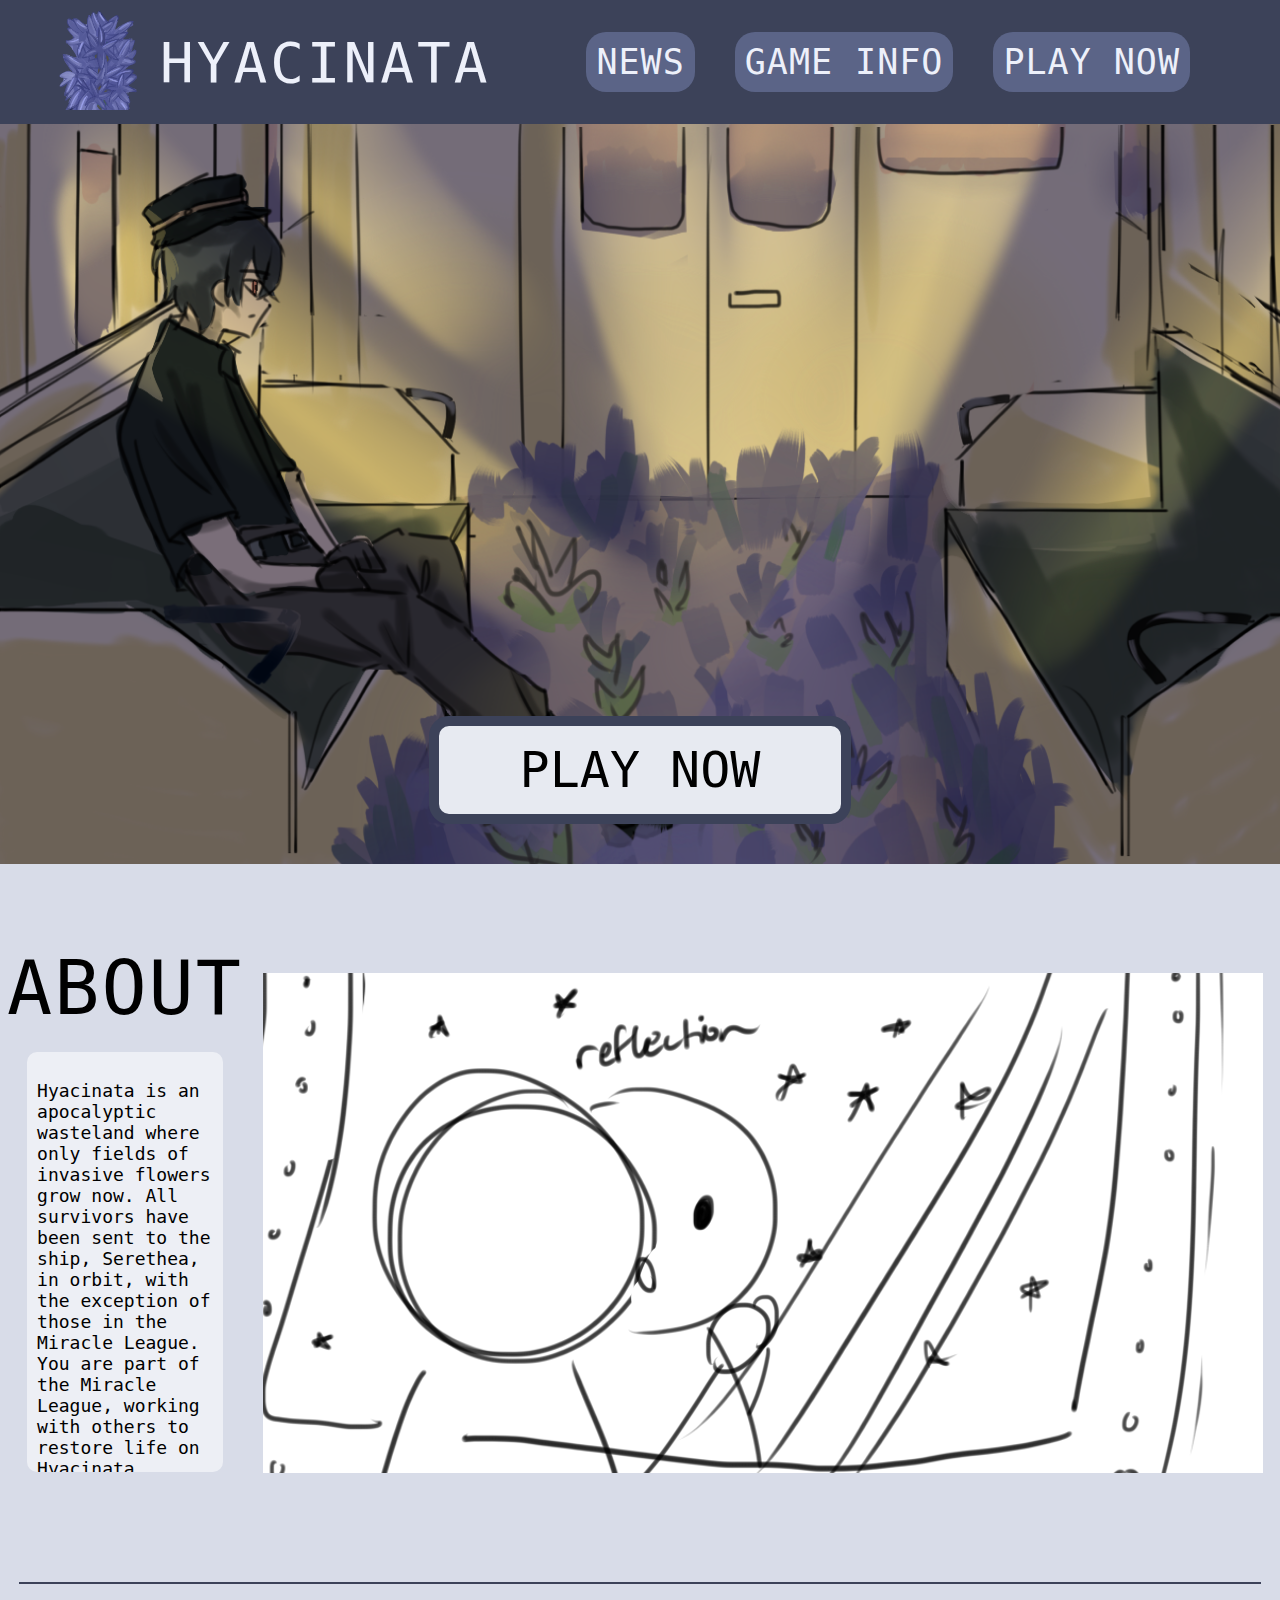
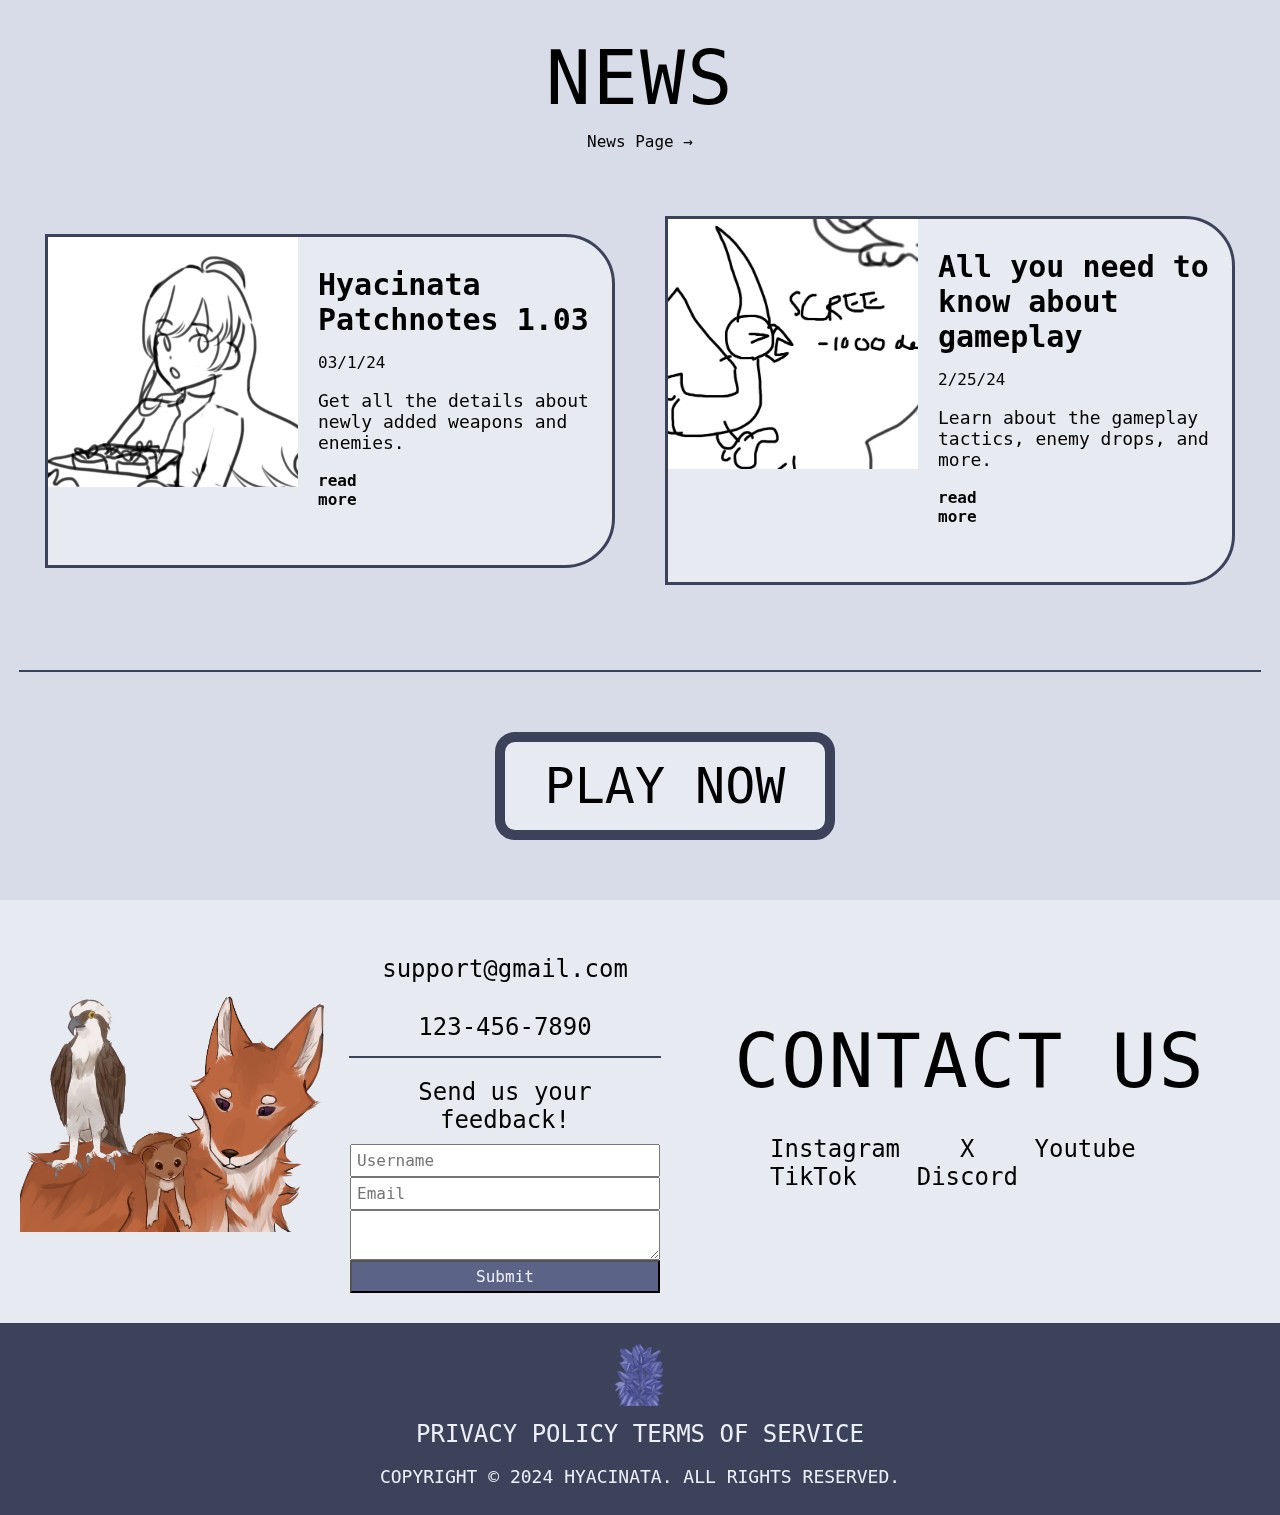
<file: index.html>
<!DOCTYPE html>
<html>
<head>
  <meta charset="UTF-8">
  <meta name="viewport" content="width=device-width, initial-scale=1.0">
  <title>Hyacinata</title>
  <link rel="stylesheet" type =" text/css" href="main.css">
    <link rel="icon" type="image/x-icon" href="favicon_32x32.png">
</head>
<body>


    <header> 
        <a href="index.html" class="nohover"><img src="logo.png" alt="Hyacinata Logo"></a>
        <a href="index.html" class="nohover"><h1>HYACINATA</h1></a>
        <nav>
            <ul>
            <li><a href="news_page.html">News</a></li>
            <li><a href="game_info.html">Game Info</a></li>
            <li><a href="https://drive.google.com/file/d/1zyPs2EvcmGPL6MJzhh61-yc8Jiku1_-C/view?usp=sharing">Play Now</a></li>
            </ul>
        </nav>
    </header>

    <main>

        <section class="homepage">
            <a class="playnow topplaybtn nohover" href="https://drive.google.com/file/d/1zyPs2EvcmGPL6MJzhh61-yc8Jiku1_-C/view?usp=sharing" target="_blank">PLAY NOW</a>
        </section>
            
        
        <section class="about">
            <section>
            <div class="abtheader">
            <h2 class="headers">ABOUT</h2>
            </div>
                <div class="aboutdesc">
                <p>Hyacinata is an apocalyptic wasteland where only fields of invasive flowers grow now. All survivors have been sent to the ship, Serethea, in orbit, with the exception of those in the Miracle League.  You are part of the Miracle League, working with others to restore life on Hyacinata.</p>
                
                <p> The plant-like organisms that have invaded this planet are almost entirely made up of flowers.  They work together to devour the nutrients they need from the soil. However, they leave little to no nutrients for other species. Only small shrubs and fungi manage to live of what is left. Trees are non-existent, having withered away after years of malnourishment. The planet's global flower, Hyacinths, were able to adapt to the lack of nutrients in the soil.  Now, they exist among the many types of nutrient-eating flowers on Hyacinata.</p>
                </div>
            </section>
                <img src="about_img.png" alt="about image" class="about_img" style="margin-right: 30px;">
        </section>
        
        <hr>
        
               
            <div class="newsnav">
            <h2 class="headers">NEWS</h2>
            <div class="newslink">
              <a href="news_page.html">News Page →</a>
            </div> 
            </div>
        <section class="news">
                <article class="newwsss">
                <img src="articleimg1.png" alt="Junshi carrying plants" class="articleimg">
                <section>
                <h3>Hyacinata Patchnotes 1.03</h3>
                <p class="newsdate">03/1/24</p>
                <p>Get all the details about newly added weapons and enemies.</p>
                <p class="readmore"><a href="news_page.html" style="margin-left: 0px;">read more</a></p>
                </section>
            </article>
            
            <article class="newwsss">
                <img src="bigbirdenemy.png" alt="Big Bird enemy yelling" class="articleimg">
                <section>
                <h3>All you need to know about gameplay</h3>
                <p class="newsdate">2/25/24</p>
                <p>Learn about the gameplay tactics, enemy drops, and more.</p>
                <p class="readmore"><a href="news_page.html" style="margin-left: 0px;">read more</a></p>
                </section>
            </article>
        </section>
        <hr>
        
        <section>
            <h2><a class="playnow playbtn nohover" href="https://drive.google.com/file/d/1zyPs2EvcmGPL6MJzhh61-yc8Jiku1_-C/view?usp=sharing" target="_blank">PLAY NOW</a></h2>
        </section>
        
        <section class="contact">
            <img src="contact_art.png" alt="contact animal image" class="contactimg">
            
            <section class="contact1">
                <p class="info"><a href="mailto: support@gmail.com">support@gmail.com</a></p>
                <p class="info">123-456-7890</p>
                <hr style="margin: 0px;">
            
            <form>
                <label for="message">Send us your feedback!</label>
                <input type="text" name="username" placeholder="Username">
                <input type="email" name="email" placeholder="Email">
                <textarea id="message" name="message">
                </textarea>
                <button type="submit">Submit</button>
            </form>
                
            </section>
            <section class="contact2">
                <h2 class="contactus">CONTACT US</h2>
                <ul class="contactli">
                <li><a href="https://www.instagram.com/">Instagram</a></li>
                <li><a href="https://twitter.com/i/flow/signup?lang=en">X</a></li>
                <li><a href="https://www.youtube.com/">Youtube</a></li>
                <li><a href="https://www.tiktok.com/signup">TikTok</a></li>
                <li><a href="https://discord.com/">Discord</a></li>
                </ul>
            </section>
        </section>
        
        
    </main>
    
    <footer>
        <img src="logo.png" alt="Hyacinata logo">
        <article>
            <a class="footer" href="link">Privacy policy</a>
            <a class="footer" href="link">terms of service</a>
        </article>
        <p>Copyright © 2024 Hyacinata.  All rights reserved.</p>
    </footer>

</body>
</html>
</file>
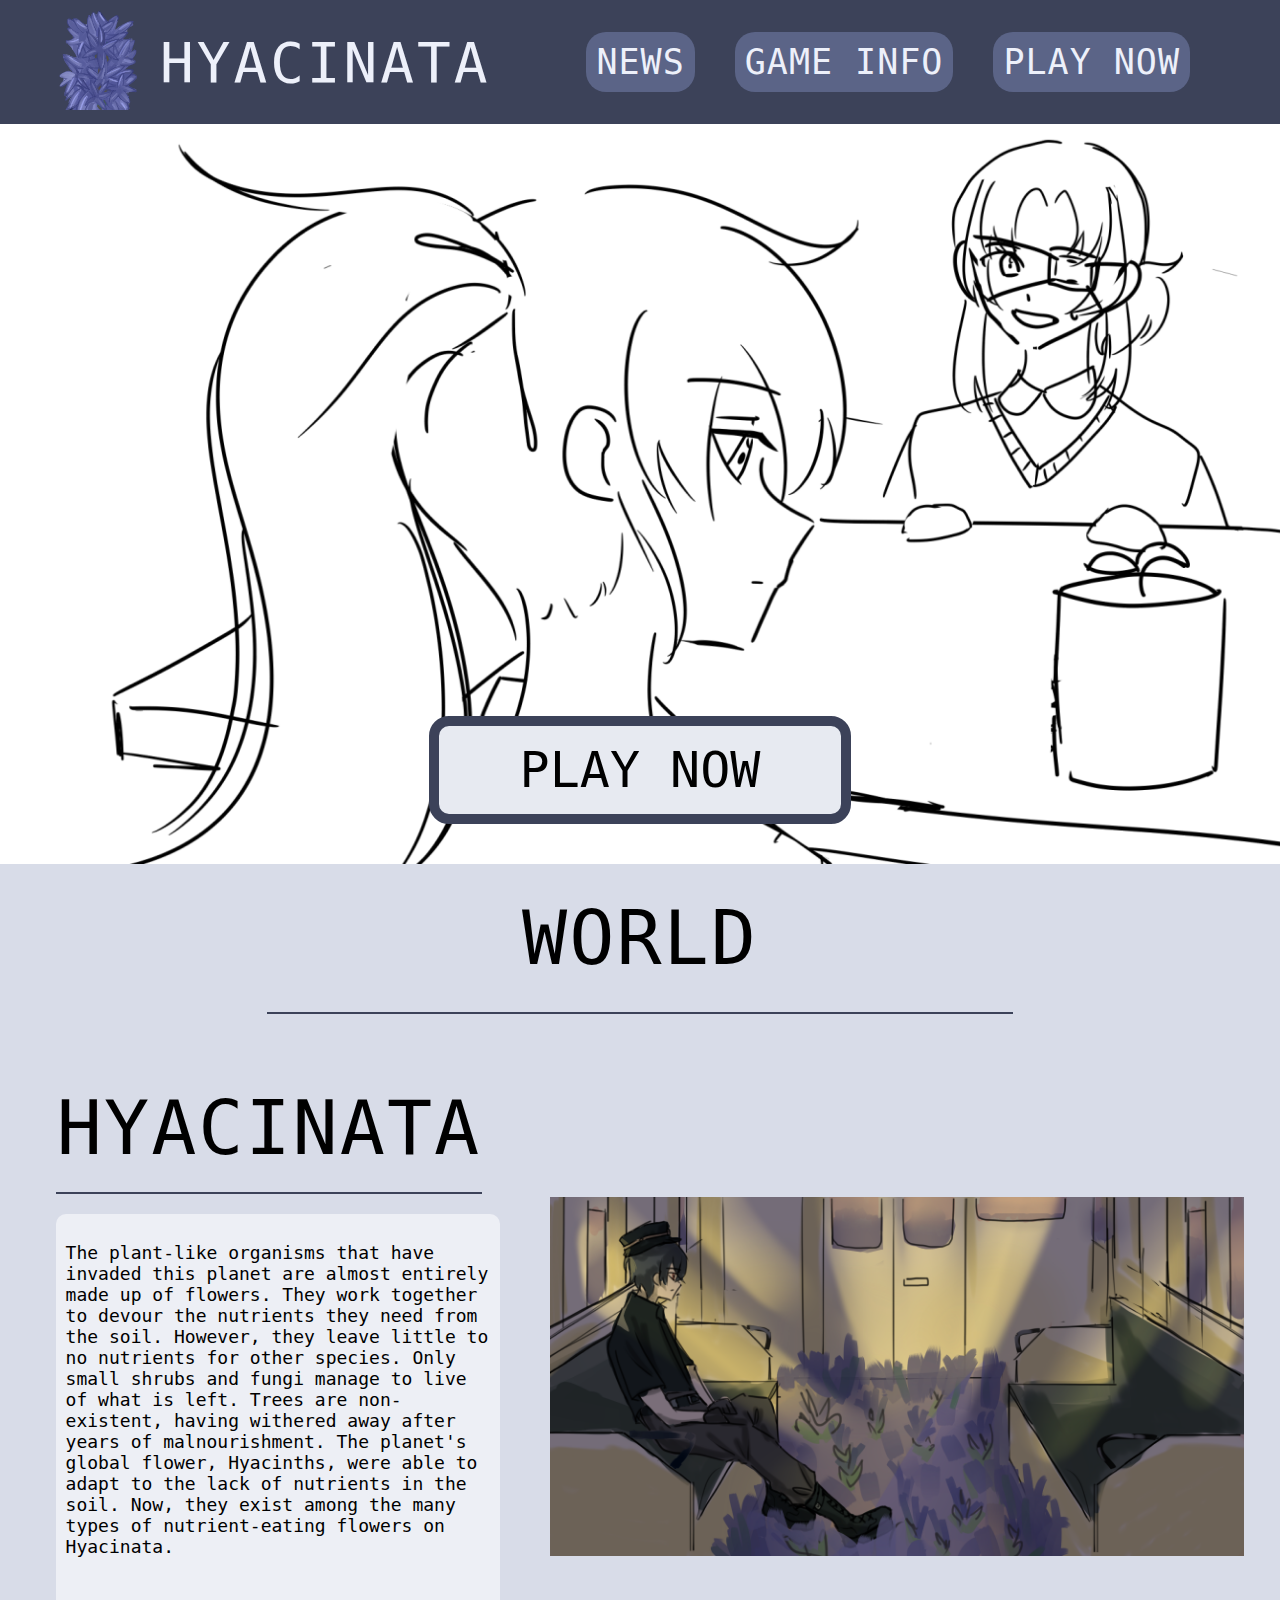
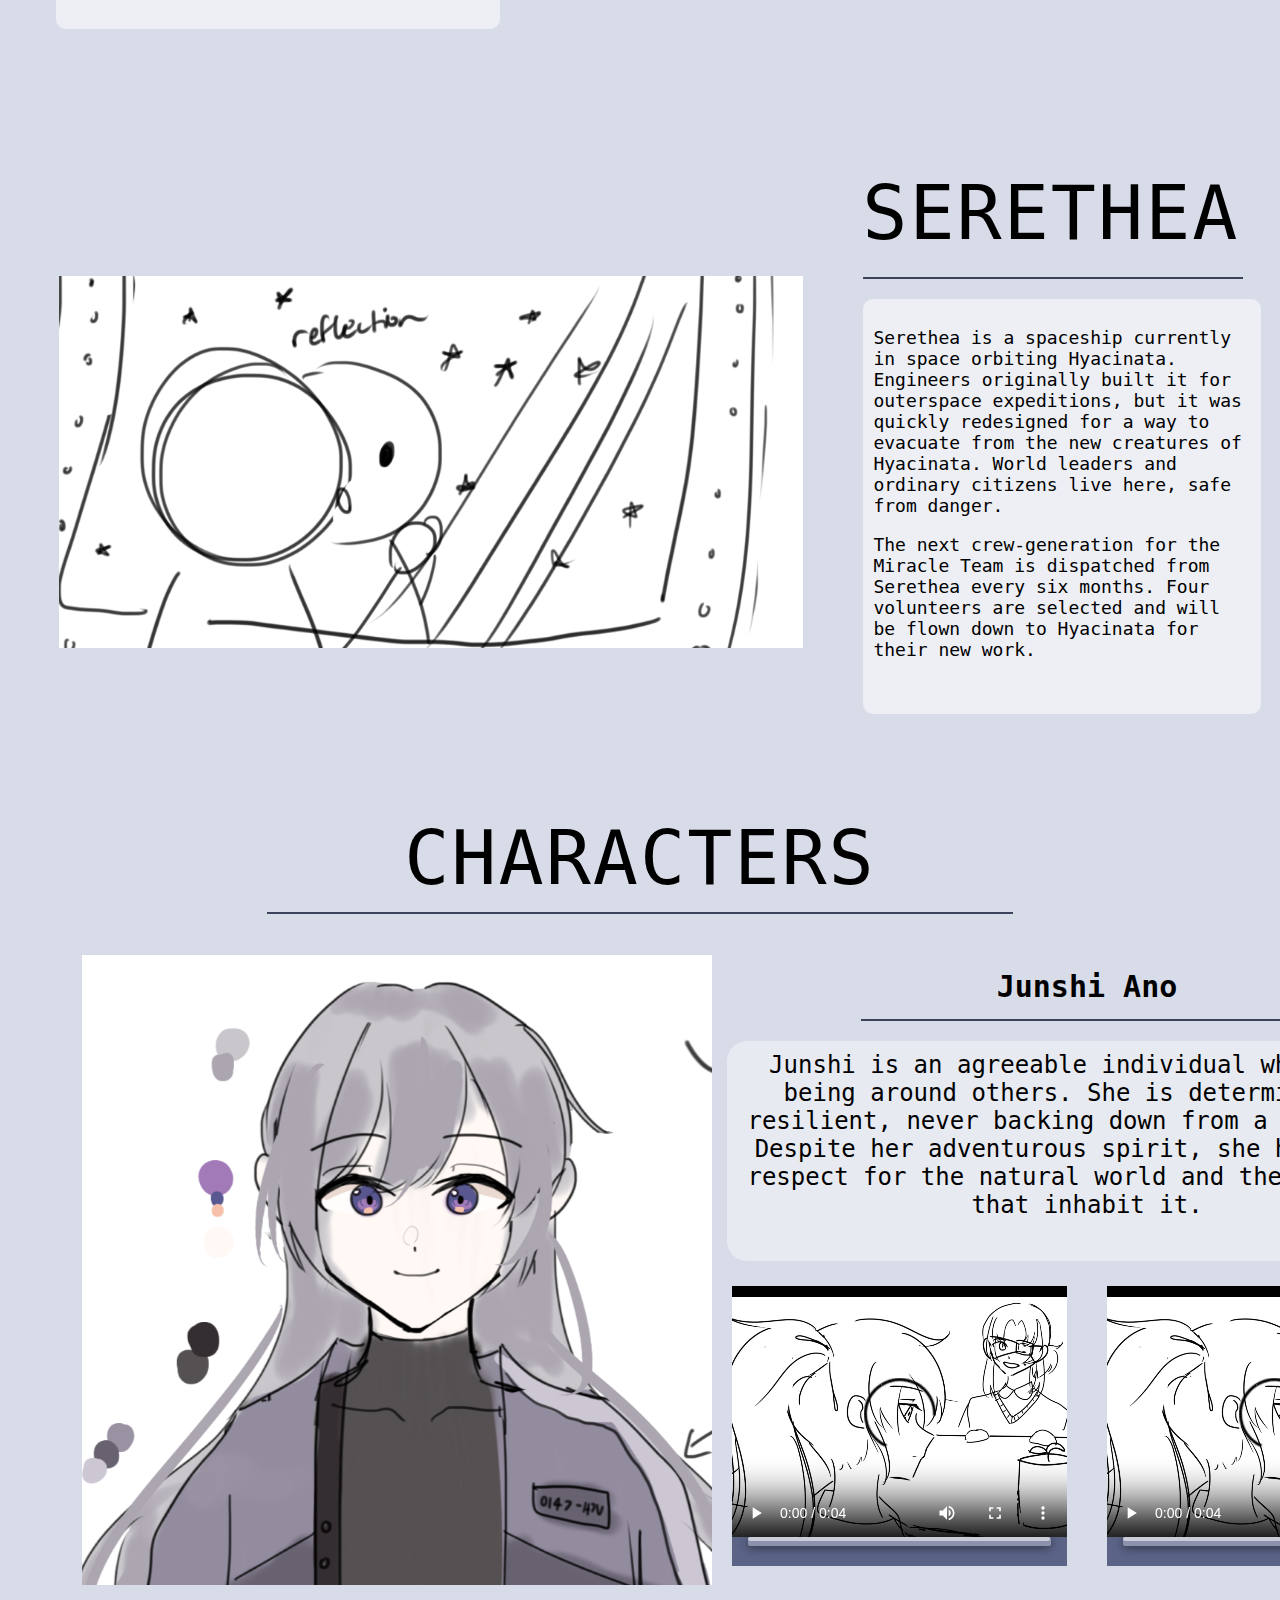
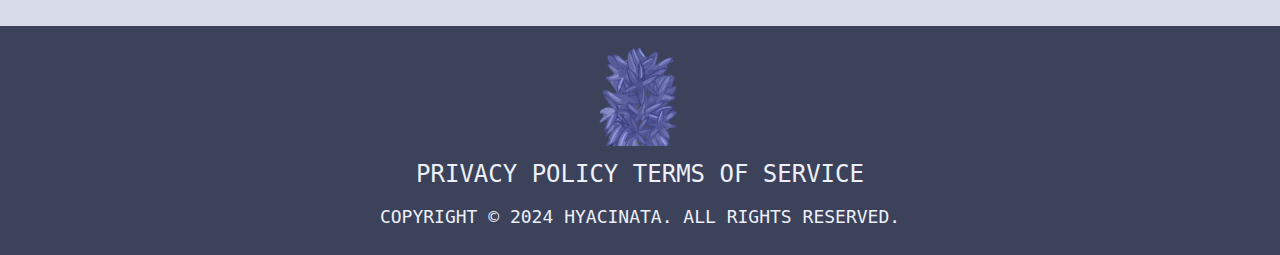
<file: game_info.html>
<!DOCTYPE html>
<html>
<head>
  <meta charset="UTF-8">
  <meta name="viewport" content="width=device-width, initial-scale=1.0">
  <title>Hyacinata: Game Info</title>
  <link rel="stylesheet" type =" text/css" href="main.css">
    <link rel="icon" type="image/x-icon" href="favicon_32x32.png">
</head>
<body>
    
    <header> 
        <a href="index.html" class="nohover"><img src="logo.png" alt="Hyacinata Logo"></a>
        <a href="index.html" class="nohover"><h1>HYACINATA</h1></a>
        <nav>
            <ul>
            <li><a href="news_page.html">News</a></li>
            <li><a href="game_info.html">Game Info</a></li>
            <li><a href="https://drive.google.com/file/d/1zyPs2EvcmGPL6MJzhh61-yc8Jiku1_-C/view?usp=sharing">Play Now</a></li>
            </ul>
        </nav>
    </header>
    
    <main>
        
        <section class="gameinfo">
            <a class="playnow topplaybtn nohover" href="https://drive.google.com/file/d/1zyPs2EvcmGPL6MJzhh61-yc8Jiku1_-C/view?usp=sharing" target="_blank">PLAY NOW</a>
        </section>
            
        
        <h2 class="headers">WORLD</h2>
            <hr class="worldhr">
        
         <section class="hyacinata">
            <section>
            <h2 class="worldnames">HYACINATA</h2>
                <hr>
                <div class="worlddesc">
                <p> The plant-like organisms that have invaded this planet are almost entirely made up of flowers.  They work together to devour the nutrients they need from the soil. However, they leave little to no nutrients for other species. Only small shrubs and fungi manage to live of what is left. Trees are non-existent, having withered away after years of malnourishment. The planet's global flower, Hyacinths, were able to adapt to the lack of nutrients in the soil.  Now, they exist among the many types of nutrient-eating flowers on Hyacinata.</p>
                </div>
            </section>
             <img src="homepage_img_banner.png" alt="hyacinath field image" class="worldimg h7vimg">
        </section>

        
        <section class="serethea">
            <section>
            <h2 class="worldnames">SERETHEA</h2>
                <hr>
                <div class="worlddesc">      
                <p> Serethea is a spaceship currently in space orbiting Hyacinata. Engineers originally built it for outerspace expeditions, but it was quickly redesigned for a way to evacuate from the new creatures of Hyacinata. World leaders and ordinary citizens live here, safe from danger.</p>

                <p> The next crew-generation for the Miracle Team is dispatched from Serethea every six months. Four volunteers are selected and will be flown down to Hyacinata for their new work.</p>
                </div>
            </section>
            <img src="about_img.png" alt="serethea ship image" class="worldimg">
        </section>

        <h2 class="headers">CHARACTERS</h2>
            <hr class="newshr">
        <section class="characters">
            <img src="junshi_ano.png" alt="character name image" class="charimg">
            
            <div class="charbio">
                <h3 class="charname">Junshi Ano</h3> <hr class="hrchar">
                <p class="bio">Junshi is an agreeable individual who enjoys being around others. She is determined and resilient, never backing down from a challenge. Despite her adventurous spirit, she has a deep respect for the natural world and the creatures that inhabit it.</p>
            
            
            <div class="showcase">
                <video width="335" height="280" controls>
                    <source src="h7v_vid.mp4" type="video/mp4">
                </video>
                <video width="335" height="280" controls>
                    <source src="h7v_vid.mp4" type="video/mp4">
                </video>
            </div>
            </div>
            
            <ul class="charbtn">
                <li class="charbtn"><img src="up_arrow.png" alt="character icon"></li>
                <li class="charbtn"><a><img src="tridian_icon.png" alt="character icon"></a></li>
                <li class="charbtn"><a><img src="junshi_icon.png" alt="character icon"></a></li>
                <li class="charbtn"><a><img src="wynson_icon.png" alt="character icon"></a></li>
                <li class="charbtn"><img src="down_arrow.png" alt="character icon"></li>
            </ul>
        </section>
    </main>
    
    <footer>
        <img src="logo.png" style="height:100px; width:100px;">
        <article>
            <a class="footer" href="link">Privacy policy</a>
            <a class="footer" href="link">terms of service</a>
        </article>
        <p>Copyright © 2024 HYACINATA. ALL RIGHTS RESERVED.</p>
    </footer>

<script>
    document.addEventListener("DOMContentLoaded", function() {
        // Get the elements for character descriptions
        var charDescription = document.querySelector('.bio');
        var charName = document.querySelector('h3.charname');
        var charImg = document.querySelector('section img.charimg');
        
        // Get the icon elements
        var tridianIcon = document.querySelector('img[src="tridian_icon.png"]');
        var junshiIcon = document.querySelector('img[src="junshi_icon.png"]');
        var wynsonIcon = document.querySelector('img[src="wynson_icon.png"]');
        
        // Add click event listeners to the icon elements
        tridianIcon.addEventListener('click', function() {
            // Update the description to be the Tridian description
            charDescription.textContent = "Tridian's always eager to explore and experience new things, often finding herself in the midst of adventures. Her spontaneity and extroversion make her a natural entertainer and a charismatic presence wherever she goes.";
            charName.textContent = "Tridian Wrayburn";
            charImg.src = "tridian_wrayburn.png";
            
        });
        
        junshiIcon.addEventListener('click', function() {
            // Update the description to be the Junshi description
            charDescription.textContent = "Junshi is an agreeable individual who enjoys being around others. She is determined and resilient, never backing down from a challenge. Despite her adventurous spirit, she has a deep respect for the natural world and the creatures that inhabit it.";
            charName.textContent = "Junshi Ano";
            charImg.src = "junshi_ano.png";
        });
        
        wynsonIcon.addEventListener('click', function() {
            // Update the description to be the Wynson description
            charDescription.textContent = "Wynson is practical and conscientious, always striving for efficiency in his work. He is level-headed, able to remain composed under pressure. However, he can be somewhat shy and reserved when meeting new people or in unfamiliar situations. Despite this, he has a sharp wit and a dry sense of humor that often surfaces in conversations with those he trusts.";
            charName.textContent = "Wynson Briarvad";
            charImg.src = "wynson_briarvad.png";
        });
    });
</script>

</body>
</html>
</file>
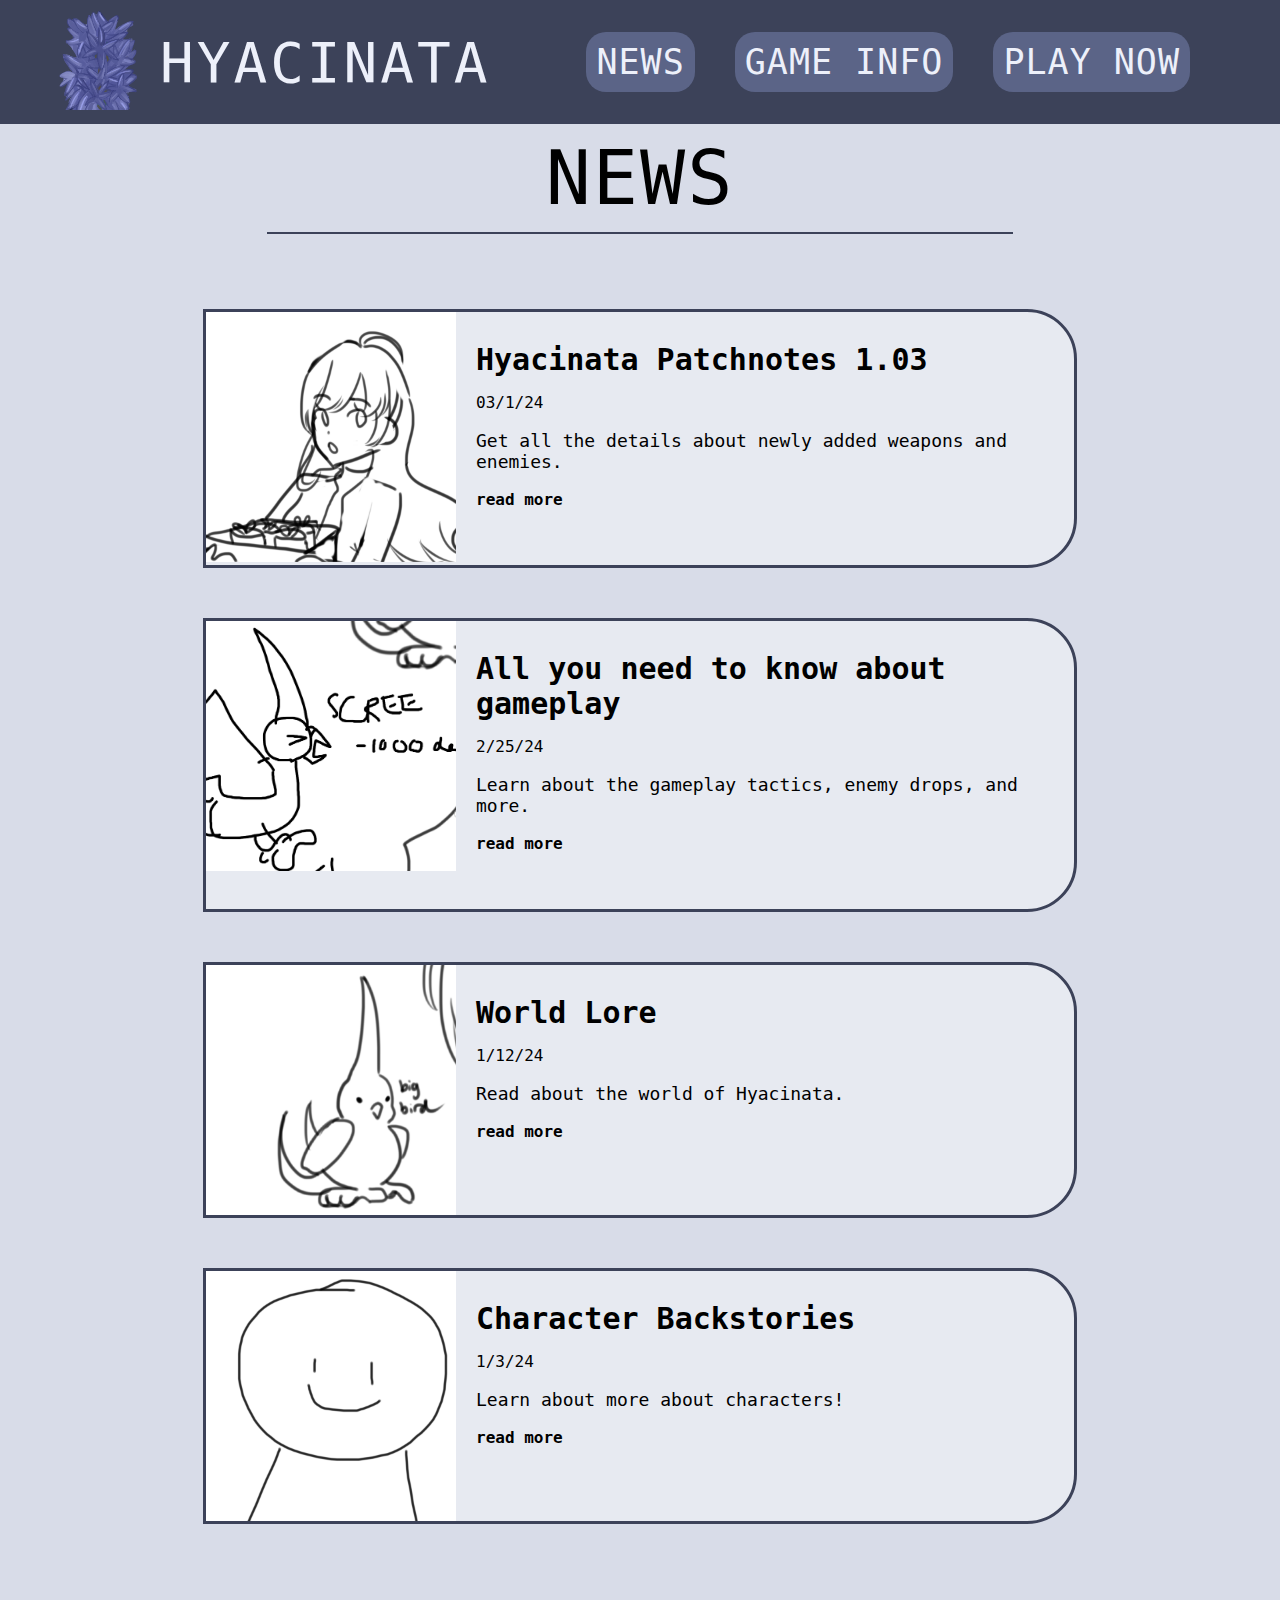
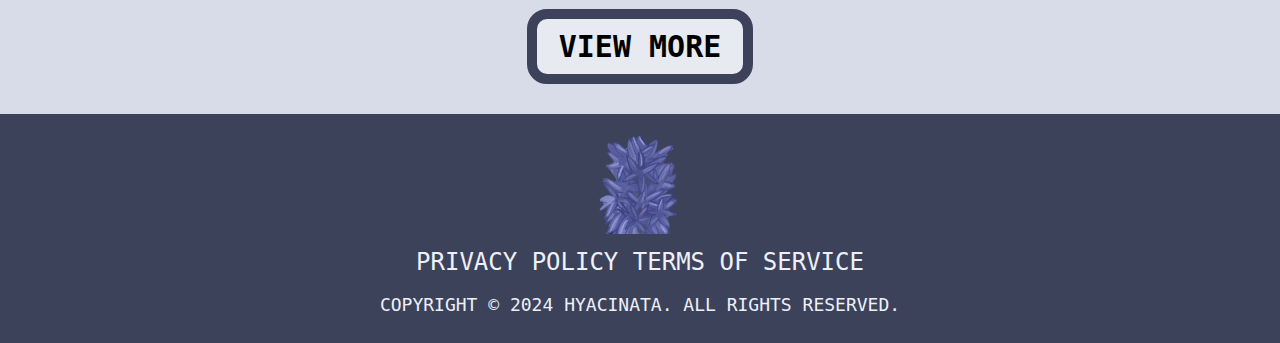
<file: news_page.html>
<!DOCTYPE html>
<html>
<head>
  <meta charset="UTF-8">
  <meta name="viewport" content="width=device-width, initial-scale=1.0">
  <title>Hyacinata: News</title>
  <link rel="stylesheet" type =" text/css" href="main.css">
    <link rel="icon" type="image/x-icon" href="favicon_32x32.png">
</head>
<body>
    
    <header> 
        <a href="index.html" class="nohover"><img src="logo.png" alt="Hyacinata Logo"></a>
        <a href="index.html" class="nohover"><h1>HYACINATA</h1></a>
        <nav>
            <ul>
            <li><a href="news_page.html">News</a></li>
            <li><a href="game_info.html">Game Info</a></li>
            <li><a href="https://drive.google.com/file/d/1zyPs2EvcmGPL6MJzhh61-yc8Jiku1_-C/view?usp=sharing">Play Now</a></li>
            </ul>
        </nav>
    </header>
    
    <main>
        <h2 class="headers">NEWS</h2>
        <hr class="newshr">
        
        <section class="newspage">
            
            <article class="newwsss">
                <img src="articleimg1.png" alt="Junshi carrying plants" class="articleimg">
                <section>
                <h3>Hyacinata Patchnotes 1.03</h3>
                <p class="newsdate">03/1/24</p>
                <p>Get all the details about newly added weapons and enemies.</p>
                <p class="readmore">read more</p>
                </section>
            </article>
            
            <article class="newwsss">
                <img src="bigbirdenemy.png" alt="Big Bird enemy yelling" class="articleimg">
                <section>
                <h3>All you need to know about gameplay</h3>
                <p class="newsdate">2/25/24</p>
                <p>Learn about the gameplay tactics, enemy drops, and more.</p>
                <p class="readmore">read more</p>
                </section>
            </article>
            
            <article class="newwsss">
                <img src="bigbird_article.png" alt="Big Bird enemy idle" class="articleimg">
                <section>
                <h3>World Lore</h3>
                <p class="newsdate">1/12/24</p>
                <p>Read about the world of Hyacinata.</p>
                <p class="readmore">read more</p>
                </section>
            </article>
            
            <article class="newwsss">
                <img src="best_drawing_ever.png" alt="article image" class="articleimg">
                <section>
                <h3>Character Backstories</h3>
                <p class="newsdate">1/3/24</p>
                <p>Learn about more about characters!</p>
                <p class="readmore">read more</p>
                </section>
            </article>
            
        </section>
        
        <h3 class="viewmore">VIEW MORE</h3>
    </main>
    
    <footer>
        <img src="logo.png" alt="Hyacinata logo" style="height:100px; width:100px;">
        <article>
            <a class="footer" href="link">Privacy policy</a>
            <a class="footer" href="link">terms of service</a>
        </article>
        <p>Copyright © 2024 HYACINATA. ALL RIGHTS RESERVED.</p>
    </footer>



</body>
</html>
</file>
<file: main.css>
body {
    background-color: #d8dce8;
    margin: 0px;
}

/* ------ !START RESPONSIVE ------ */

@media screen and (max-width: 430px) {
    
    header {
    flex-direction: column; /* Change to column layout */
    align-items: flex-start; /* Center items vertically */
    height: auto; /* Allow height to adjust based on content */
    }
    
    h1 {
        font-size: 200%;
    }
    
    header nav {
        margin: 5px auto; /* Center navigation */
    }
    
    header nav ul {
        flex-direction: row; /* Stack navigation vertically */
        align-items: center; /* Center the items */
        padding-left: 0px;
    }

    header nav li {
        margin: 10px 0; /* Adjust margin */
    }
    
    section.about {
        flex-direction: column;
        align-items: center;
        flex-wrap: wrap;
    }
    
    section.news {
        flex-direction: column;
    }
    
    section article.newwsss {
        flex-direction: column;
    }

    .articleimg {
        min-width: 100%;
        border-radius: 0px 50px 0px 0px;
    }
    
    section.contact {
        display: flex;
        flex-direction: column;
        align-items: center;
        flex-wrap: wrap;
    }
    
    section.contact1 {
        min-width: 100%;
        display: flex;
        flex-direction: column;
        padding: 10px;
    }
    
    section img.contactimg {
        display: none;
    }

    section.contact2 {
        text-align: center;
        padding: 10px;
        min-width: 100%;
    }
    
    ul.contactli {
    flex-direction: column;
    }

    footer img {
        min-width: 15%;
    }
    
    
    section.hyacinata {
        flex-direction: column;
        align-items: center;
        flex-wrap: wrap;
    }
    
    section.serethea {
        flex-direction: column;
        align-items: center;
        flex-wrap: wrap;
    }
    
    section.characters {
        flex-direction: column;
        align-items: center;
        flex-wrap: wrap;
    }
    
}

/* ------ END RESPONSIVE ------ */

main {
    display: flex;
    flex-direction: column;
    align-items: center;
    padding: 20px;
    padding-bottom: 0px; /* main and footer meet*/
    padding-top: 0px; /* main and bg img meet */
}

main section {
    margin-bottom: 20px;
    text-align: center;
    padding: 20px;
}

nav a {
    color: #edf0fa;
}
    
a:hover {
    opacity: 0.5;
    }

a:hover.nohover {
    opacity: 1;
}

a {
    color: black;
    text-decoration: none;
    font-family: ocr a std, dejavu sans mono, andale mono, monospace;
}

p {
    font-family: ocr a std, dejavu sans mono, andale mono, monospace;
    font-size: 18px;
}

article {
    font-family: ocr a std, dejavu sans mono, andale mono, monospace;
    font-size: 24px;
}

hr {
    border: 1px solid #3c4259;
    width: 100%;
    margin: 20px;
}

main section img.homepage_img {
    width: 100%;
    height: 100%;
}



/* ------ !HEADER FLEX ------ */

header {
    background-color: #3c4259;
    padding: 10px ;
    height: auto; /* change to auto */
    display: flex;
    align-items: center;
}

header nav {
    margin-left: auto; 
    margin-right: 40px; /* Add margin to the right */
}

header nav ul {
    display: flex;
    list-style-type: none;
    margin-left: auto; 
    text-align: center;
    width: 100%;
}

header nav li {
    margin-right: 40px;
    font-size: 35px;
    text-transform: uppercase;
    letter-spacing: 1px;
    background-color: #5b6487;
    border-radius: 20px; 
    padding: 10px;
    font-family: ocr a std, dejavu sans mono, andale mono, monospace;
}

header img {
    width: 100px;
    margin-left: 40px;
}

h1 {
    margin-left: 40px;
    margin: 10px;
    font-family: andale mono, dejavu sans mono, ocr a std, monospace;
    text-transform: uppercase;
    font-size: 3.5em; /* made it more responsive */
    font-weight: 100;
    letter-spacing: 3px;
    color: #edf0fa;
    width: 40%; /* Limit width to container */
    box-sizing: border-box; /* Include padding and border in the width */
}

/* ------ END HEADER FLEX ------ */



/* ------ HOMEPAGE ------ */

section.homepage {
    display: flex;
    flex-direction: row;
    align-items: flex-end;
    justify-content: center;
    
    background-repeat: no-repeat;
    background-image:url(homepage_img_banner.png) !important; /* Increase specificity */
    background-size: cover;
    height: 700px !important; /* Increase specificity */
    width: 100% /* Other styles */
}

/* ------ END HOMEPAGE ------ */



h2.headers {
    font-family: ocr a std, dejavu sans mono, andale mono, monospace;
    font-size: 75px;
    font-weight: 100;
    letter-spacing: 2px;
    margin-bottom: 10px;
    margin-top: 10px;
}



/* ------ !ABOUT FLEX ------ */

section.about {
    display: flex;
    flex-direction: row;
    align-items: center;
    justify-content: center;
    padding: 20px;
    margin: 10px;
    width: 100%;
}

.abtheader {
    text-align: center;
}

.aboutdesc {
    background-color: #edeff5; 
    border-radius: 10px;
    padding: 10px;
    margin: 20px;
    max-height: 400px;
    max-width: 100%;
    overflow: auto;
    text-align: left;
}

section img.about_img {
    height: 100%;
    width: 100%;
}

/* ------ END ABOUT FLEX ------ */



/* ------ !NEWS FLEX ------ */

section.news {
    display: flex;
    align-items: center;
    justify-content: center;
    width: 100%;
}

.newsnav {
    display: flex;
    flex-direction: column;
    align-items: center;
    margin: 20px;
    width: 100%;
}

.articleimg {
    height: 250px;
    width: 250px;
    object-fit: cover
}

article h3 {
    margin-top: 10px;
    margin-bottom: 10px;
    font-size: 30px;
    text-align: left;
}

.newsdate {
    font-size: 16px;
    text-align: left;
}

main section article p {
    text-align: left;
}

p.readmore {
    font-size: 16px;
    font-weight: bold;
    width: 30%;
    text-align: left;
}

.newslink {
    text-align: center;
}

/* ------END NEWS FLEX ------ */



/* ------ !PLAY NOW BTN ------ */

.playnow {
    display: block;
    text-align: center;
    padding: 10px;
    border: 10px solid #3c4259;
    border-radius: 20px;
    background-color: #E7EAF1;
    width: 100%
}

a.playnow {
    font-family: ocr a std, dejavu sans mono, andale mono, monospace;
    font-size: 50px;
    font-weight: 100;
    text-align: center;
    padding: 15px;
    margin-bottom: 20px;
}

.topplaybtn {
    width: 30%;
    text-align: center;
}

/* ------ END PLAY NOW BTN ------ */



/* ------ !CONTACT US ------ */

section.contact {
    font-size: 24px;
    font-family: ocr a std, dejavu sans mono, andale mono, monospace;
    width: 100%;
    display: flex;
    flex-direction: row;
    align-items: center;
    background-color: #E7EAF1;
    margin-bottom: 0px;
}

section.contact1 {
    text-align: center;
    display: flex;
    flex-direction: column;
    align-items: center;
    width: 25%;
    margin-bottom: 0px;
    padding-bottom: 0px;
}

section img.contactimg {
    width: 25%;
}

section.contact2 {
    align-items: center;
    width: 50%;
}

ul.contactli {
    list-style-type: none;
    display: flex;
    flex-direction: row;
    flex-wrap: wrap;
}

h2.contactus {
    font-size: 75px;
    text-align: center;
    font-weight: 100;
    letter-spacing: 2px;
    margin: 30px;
}

section section a {
    margin: 30px;
}

p.info {
    text-align: center;
    font-size: 24px;
    padding: 10px;
    margin: 5px;
}

form {
    display: flex;
    flex-direction: column;
    padding: 10px;
    width: 100%;
}

label {
    font-size: 24px;
    font-family: ocr a std, dejavu sans mono, andale mono, monospace;
    padding: 10px;
}

input[placeholder="Email"],
input[placeholder="Username"] {
    font-family: ocr a std, dejavu sans mono, andale mono, monospace;
    padding: 5px;
    font-size: 16px;
}

textarea {
    font-size: 16px;
    font-family: ocr a std, dejavu sans mono, andale mono, monospace;
    padding: 5px;
    max-width: 100%;
    resize: vertical;
}

button {
    font-size: 16px;
    font-family: ocr a std, dejavu sans mono, andale mono, monospace;
    padding: 5px;
    background-color: #5b6487;
    max-width: 100%;
    color: #edf0fa;
}



/* ------ END CONTACT US ------ */



a.footer {
    color: #edf0fa;
}

footer img {
    padding: 10px;
    height: 5%;
    width: 5%;
}

footer {
    text-align: center;
    text-transform: uppercase;
    background-color: #3c4259;
    color: #edf0fa;
    padding: 10px;
    margin-top: 0px
}



/* ------ !NEWS PAGE ------ */

.newshr {
    border: 1px solid #3c4259;
    width: 60%;
    margin: 20px;
    margin-top: 0px
}

main section.newspage {
    display: flex;
    flex-direction: column;
    align-items: center;
    padding: 10px;
    margin: 20px;
    width: 100%;
}

section article.newwsss {
    text-align: left;
    margin: 25px;
    display: flex;
    width: 70%;
    background-color: #E7EAF1;
}

main section article {
    text-align: left;
    margin: 20px;
    width: 100%;
    font-size: 40px;
    border: 3px solid #3c4259;
    border-radius: 0px 50px 50px 0px;
}

main section article h3 {
    font-family: ocr a std, dejavu sans mono, andale mono, monospace;
    margin-top: 10px;
    margin-bottom: 10px;
}

h3.viewmore {
    font-family: ocr a std, dejavu sans mono, andale mono, monospace;
    font-size: 30px;
    text-align: center;
    width: 40%;
    border: 10px solid #3c4259;
    border-radius: 20px;
    background-color: #E7EAF1;
    width: 15%;
    padding: 10px;
}



/*  ------ !GAME INFO PAGE ------ */

section.gameinfo {
    display: flex;
    flex-direction: row;
    align-items: flex-end;
    justify-content: center;
    margin-bottom: 20px;
    
    background-repeat: no-repeat;
    background-image:url(blink.gif) !important; /* Increase specificity */
    background-size: cover;
    height: 700px !important; /* Increase specificity */
    width: 100% /* Other styles */
        
}

/* !WORLD SECTION */

section.hyacinata {
    display: flex;
    flex-direction: row;
    align-items: center;
    justify-content: center;
    padding: 20px;
    margin: 10px;
    max-width: 80%;
}

section.serethea {
    display: flex;
    flex-direction: row-reverse;
    align-items: center;
    justify-content: center;
    padding: 20px;
    margin: 10px;
    max-width: 80%;
}

.worldhr {
    border: 1px solid #3c4259;
    width: 60%;
    margin: 20px;
}

.worldnames {
    font-family: ocr a std, dejavu sans mono, andale mono, monospace;
    font-size: 75px;
    font-weight: 100;
    letter-spacing: 2px;
    text-align: center;
    width: 110%;
    margin: 0px;
}

.worlddesc {
    background-color: #edeff5; 
    border-radius: 10px;
    padding: 10px;
    margin: 20px;
    height: 395px;
    width: 100%;
    overflow: auto;
    text-align: left;
}

.worldimg {
    margin: 20px;
    width: 100%;
    font-size: 40px;
    width: 75%;
    height: 50%;
    object-fit: cover;
}

.h7vimg {
    margin-left: 70px;
    width: 70%;
    height: 50%;
}

/* END WORLD SECTION */



/* !CHARACTER SECTION */

section.characters {
    display: flex;
    flex-direction: row;
    align-items: center;
    width: 90%;
}

h3.charname {
    font-family: ocr a std, dejavu sans mono, andale mono, monospace;
    font-size: 30px;
    text-align: center;
    width: 40%;
    margin: 15px
}

.charbio {
    display: flex;
    flex-direction: column;
    align-items: center;
    width: 75%;
}

section div hr.hrchar {
    width: 60%;
    margin-top: 0px;
    margin-bottom: 15px;
}

section img.charimg {
    min-width: 630px;
    height: 630px;
    object-fit: cover;
}

div.showcase {
    display: flex;
    flex-direction: row;
    align-items: center;
}

video {
    object-fit: cover;
    margin: 20px;
}

video::-webkit-media-controls-timeline {
    background-color: #5b6487;
    height: 9px;
}

p.bio {
    text-align: center;
    font-size: 24px;
    padding: 10px;
    margin: 5px;
    background-color: #E7EAF1;
    border-radius: 20px;
    height: 200px;
    width: 700px;
    overflow: auto;
}

ul.charbtn {
    text-align: center;
    align-items: center;
    flex-direction: column;
    list-style: none;
    background-color: #5b6487;
    border-radius: 20px;
    padding: 10px;
    height: 500px;
    width: 9%;
}

li.charbtn {
    margin: 5px 10px 25px 10px;
    align-items: center;
}

ul li img {
    border-radius: 40px;
    object-fit: cover;
    width: 75px; 
    height: 75px;
}

/* END CHARACTER SECTION */
</file>
